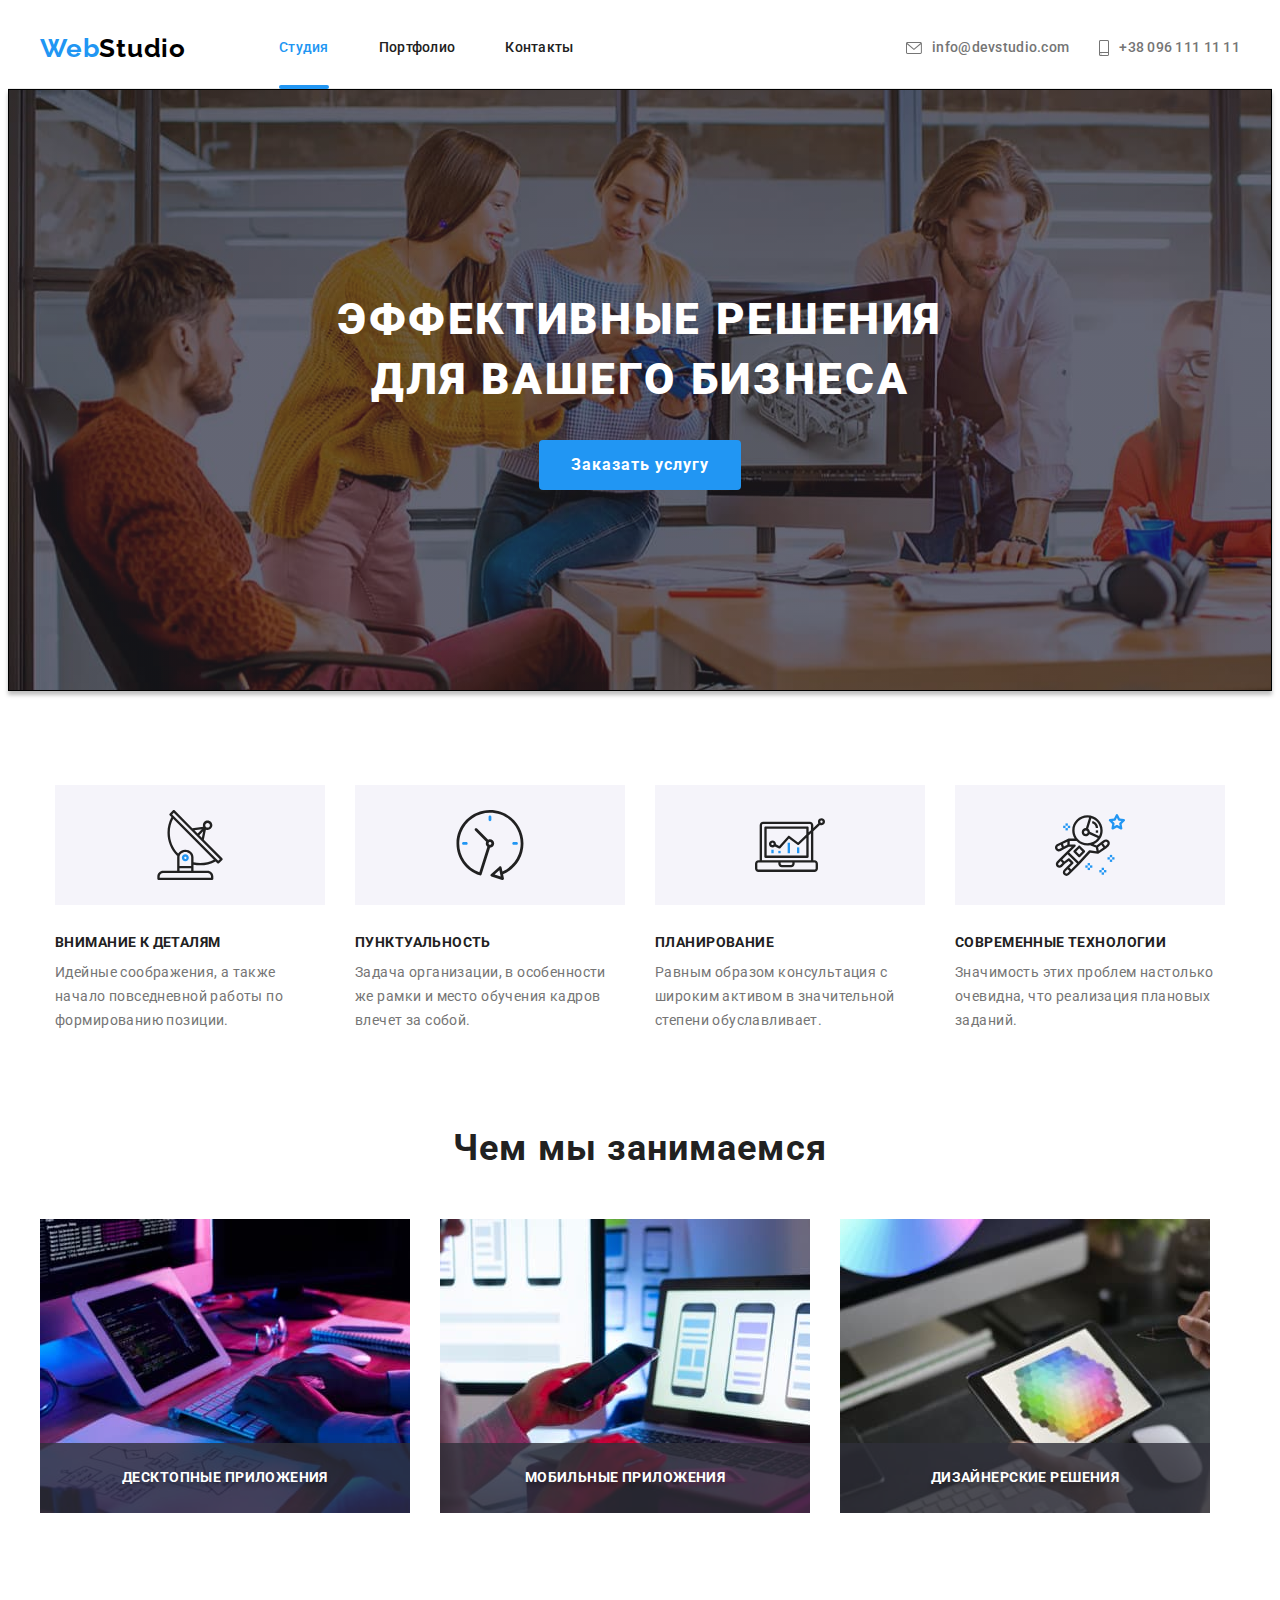
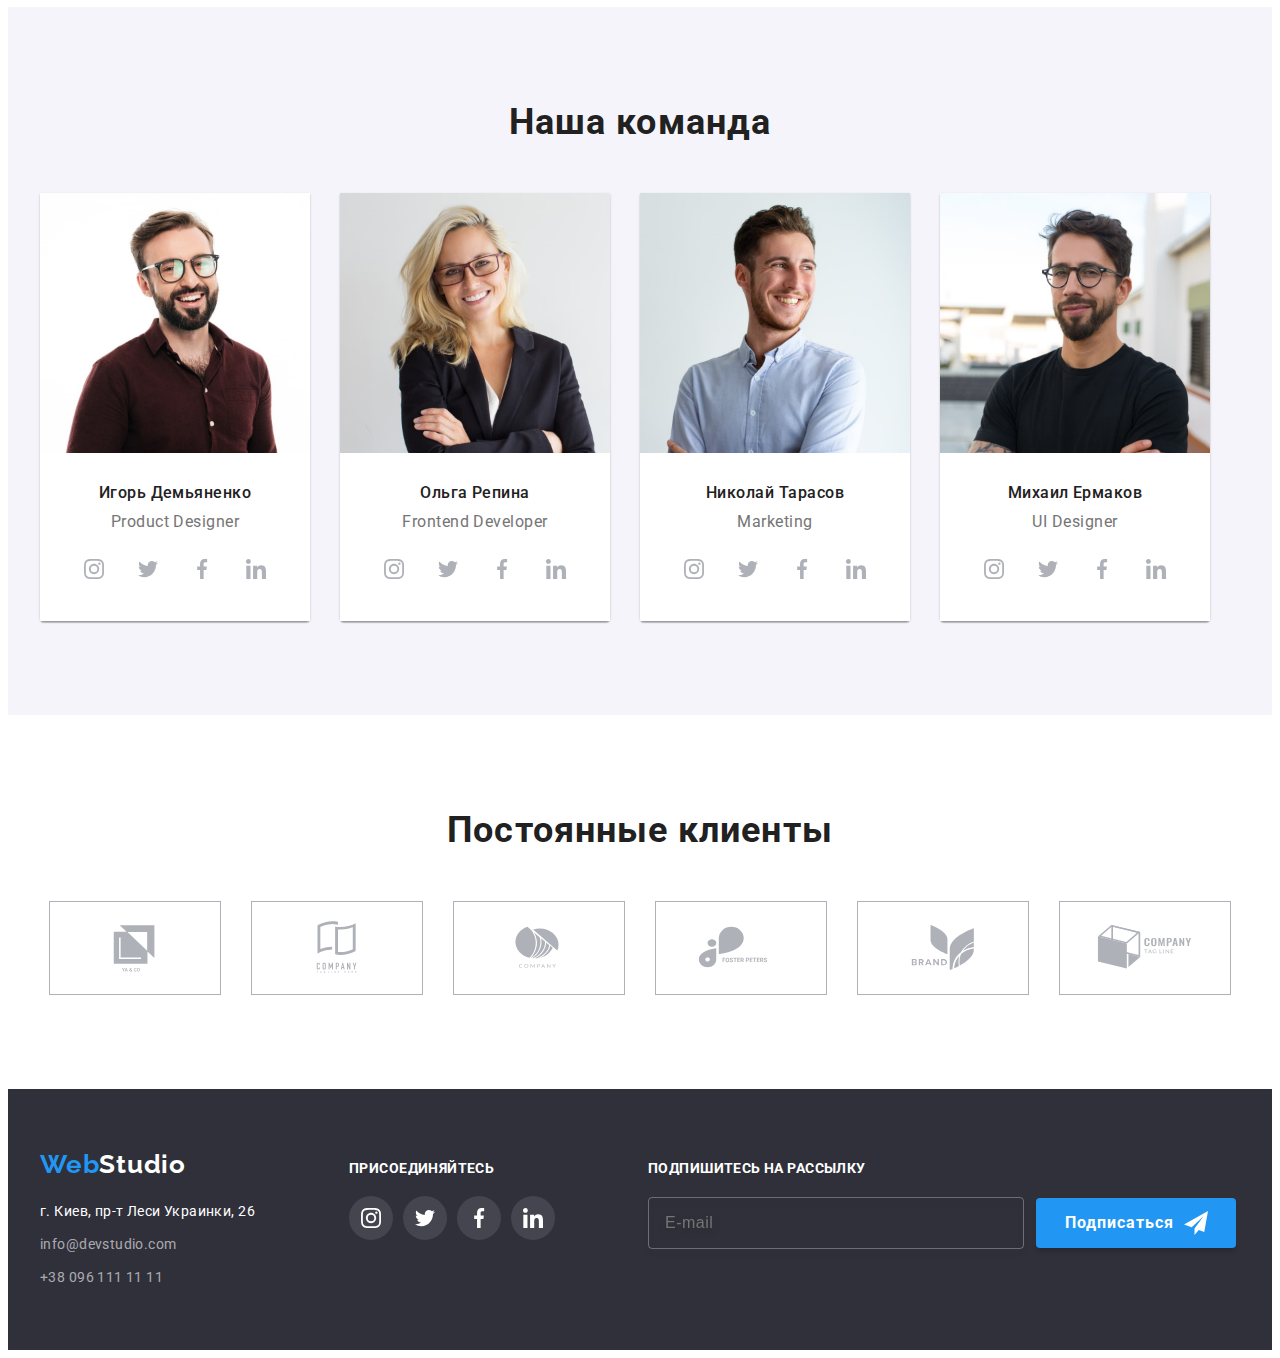
<file: index.html>
<!DOCTYPE html>
<html lang="ru">

<head>
    <meta charset="UTF-8" />
    <meta http-equiv="X-UA-Compatible" content="IE=edge" />
    <meta name="viewport" content="width=device-width, initial-scale=1.0" />
    <title>web studio</title>
    <link
        href="https://fonts.googleapis.com/css2?family=Montserrat:wght@400;700&family=Raleway:wght@700&family=Roboto:wght@400;500;700;900&display=swap"
        rel="stylesheet" />
    <link rel="stylesheet" href="https://cdnjs.cloudflare.com/ajax/libs/modern-normalize/1.1.0/modern-normalize.min.css"
        integrity="sha512-wpPYUAdjBVSE4KJnH1VR1HeZfpl1ub8YT/NKx4PuQ5NmX2tKuGu6U/JRp5y+Y8XG2tV+wKQpNHVUX03MfMFn9Q=="
        crossorigin="anonymous" referrerpolicy="no-referrer" />
    <link rel="stylesheet" href="./css/styles.css" />
</head>

<body>
    <!--Шапка-->
    <header class="header">
        <div class="container header-container">
            <a class="logo" href="./index.html">Web<span class="logo-link">Studio</span> </a>
            <nav class="main-nav">
                <ul class="nav-list list">
                    <li class="item navigation-item">
                        <a href="./index.html" class="current nav-link">Студия</a>
                    </li>
                    <li class="item navigation-item">
                        <a href="./portfolio.html" class="nav-link">Портфолио</a>
                    </li>
                    <li class="item navigation-item"><a href="#address" class="nav-link">Контакты</a></li>
                </ul>
            </nav>
            <ul class="contact-list list">
                <li class="item item-nav">
                    <a href="mailto:info@devstudio.com" class="mail link">
                        <svg class="contact-icon" width="16" height="12">
                            <use href="./images/icons.svg#icon-envelope"></use>
                        </svg>
                        info@devstudio.com</a>
                </li>
                <li class="item item-nav">
                    <a href="tel:+380961111111" class="phone link">
                        <svg class="contact-icon" width="10" height="16">
                            <use href="./images/icons.svg#icon-smartphone"></use>
                        </svg>
                        +38 096 111 11 11</a>
                </li>
            </ul>
        </div>
    </header>
    <!--Основний контент-->
    <main>
        <!-- hero -->
        <section class="hero">
            <div class="container">
                <h1 class="hero-title">Эффективные решения для вашего бизнеса</h1>
                <button type="button" class="hero-btn" data-modal-open>Заказать услугу</button>
            </div>
            <div class="is-hidden backdrop" data-modal>
                <div class="modal">
                    <button type="button" class="btn-close" data-modal-close>
                        <svg class="icon-close">
                            <use href="./images/icons.svg#icon-close"></use>
                        </svg>
                    </button>
                    <div class="div-box">
                        <b class="modal-title-form">Оставьте свои данные, мы вам перезвоним</b>
                        <form class="form-user-data">
                            <label class="form-label-group"><span class="form-modal-lable">Имя</span>
                                <input class="form-input" type="text" name="user-name" minlength="3" placeholder=" "
                                    required />
                                <svg class="modal-form-svg" width="18px" height="18px">
                                    <use href="./images/icons.svg#icon-person-black"></use>
                                </svg>
                            </label>

                            <label class="form-label-group"><span class="form-modal-lable">Телефон</span>
                                <input class="form-input" type="tel" name="user-phone" required />
                                <svg class="modal-form-svg" width="18px" height="18px">
                                    <use href="./images/icons.svg#icon-phone-black"></use>
                                </svg>
                            </label>

                            <label class="form-label-group"><span class="form-modal-lable">Почта</span>
                                <input class="form-input" type="email" name="user-mail" placeholder=" " required />
                                <svg class="modal-form-svg" width="18px" height="18px">
                                    <use href="./images/icons.svg#icon-email-black"></use>
                                </svg>
                            </label>

                            <label class="form-comment-group">
                                <span class="form-modal-lable">Комментарий</span>
                                <textarea class="form-message" name="user-message" cols="30" rows="6"
                                    placeholder="Введите текст"></textarea>
                            </label>
                            <label class="form-policy-group">
                                <input class="checkbox visually-hidden" type="checkbox" tabindex="-1" id="chk1-label" />
                                <span class="custom-checkbox" tabindex="0" role="checkbox" aria-checked="false"
                                    aria-labelledby="chk1-label">
                                    <svg class="custom-checkbox-icon" width="16" height="15">
                                        <use href="./images/icons.svg#icon-check"></use>
                                    </svg>

                                </span>

                                <span class="form-policy-desc">Соглашаюсь с рассылкой и принимаю
                                    <a class="form-policy-link" href="">Условия договора</a>
                                </span>
                            </label>
                            <button class="form-send-btn" type="submit">Отправить</button>
                        </form>
                    </div>
                </div>
            </div>
        </section>
        <!--Особенности-->
        <section class="section">
            <div class="container">
                <h2 class="visually-hidden">Преимущества</h2>
                <ul class="list advantages-list">
                    <li class="item navi-item">
                        <div class="advantages">
                            <svg class="icon-advantages" width="70" height="70">
                                <use href="./images/icons.svg#icon-antenna"></use>
                            </svg>
                        </div>
                        <h3 class="title">Внимание к деталям</h3>
                        <p class="text">
                            Идейные соображения, а также начало повседневной работы по формированию позиции.
                        </p>
                    </li>
                    <li class="item navi-item">
                        <div class="advantages">
                            <svg class="icon-advantages" width="70" height="70">
                                <use href="./images/icons.svg#icon-clock"></use>
                            </svg>
                        </div>
                        <h3 class="title">Пунктуальность</h3>
                        <p class="text">
                            Задача организации, в особенности же рамки и место обучения кадров влечет за собой.
                        </p>
                    </li>
                    <li class="item navi-item">
                        <div class="advantages">
                            <svg class="icon-advantages" width="70" height="70">
                                <use href="./images/icons.svg#icon-diagram"></use>
                            </svg>
                        </div>
                        <h3 class="title">Планирование</h3>
                        <p class="text">
                            Равным образом консультация с широким активом в значительной степени обуславливает.
                        </p>
                    </li>
                    <li class="item navi-item">
                        <div class="advantages">
                            <svg class="icon-advantages" width="70" height="70">
                                <use href="./images/icons.svg#icon-astronaut"></use>
                            </svg>
                        </div>
                        <h3 class="title">Современные технологии</h3>
                        <p class="text">
                            Значимость этих проблем настолько очевидна, что реализация плановых заданий.
                        </p>
                    </li>
                </ul>
            </div>
        </section>
        <!--Чем мы занимаемся-->
        <section class="section examples">
            <div class="container">
                <h2 class="heading">Чем мы занимаемся</h2>
                <ul class="list examples-list">
                    <li class="item examples-item">
                        <div class="examples-box">
                            <img class="examples-img" src="images/what-we-do/1.jpg" alt="работа на планшете" width="370"
                                height="294" />

                            <h3 class="examples-title">Десктопные приложения</h3>
                        </div>
                    </li>
                    <li class="item examples-item">
                        <div class="examples-box">
                            <img class="examples-img" src="images/what-we-do/2.jpg" alt="работа на телефоне" width="370"
                                height="294" />

                            <h3 class="examples-title">Мобильные приложения</h3>
                        </div>
                    </li>
                    <li class="item examples-item">
                        <div class="examples-box">
                            <img class="examples-img" src="images/what-we-do/3.jpg" alt="работа с графикой" width="370"
                                height="294" />

                            <h3 class="examples-title">Дизайнерские решения</h3>
                        </div>
                    </li>
                </ul>
            </div>
        </section>
        <!--Наша команда-->
        <section class="our-team section">
            <div class="container">
                <h2 class="heading">Наша команда</h2>
                <ul class="list team-list">
                    <li class="item team-item">
                        <img class="img-item" src="images/our-team/1-1.jpg" alt="фото Игорь Демьяненко" width="270"
                            height="260" />
                        <div class="team-description">
                            <h3 class="title-list">Игорь Демьяненко</h3>
                            <p class="text-job">Product Designer</p>
                            <ul class="socials-list list">
                                <li class="socials-item">
                                    <a class="socials-link" href="" target="_blank" rel="noopenre noreferrer"
                                        aria-label="иконка Instagram"><svg class="socials-icon" width="20" height="20">
                                            <use href="./images/icons.svg#icon-instagram"></use>
                                        </svg></a>
                                </li>
                                <li class="socials-item">
                                    <a class="socials-link" href="" target="_blank" rel="noopenre noreferrer"
                                        aria-label="иконка Twitter"><svg class="socials-icon" width="20" height="20">
                                            <use href="./images/icons.svg#icon-twitter"></use>
                                        </svg></a>
                                </li>
                                <li class="socials-item">
                                    <a class="socials-link" href="" target="_blank" rel="noopenre noreferrer"
                                        aria-label="иконка Facebook"><svg class="socials-icon" width="20" height="20">
                                            <use href="./images/icons.svg#icon-facebook"></use>
                                        </svg></a>
                                </li>
                                <li class="socials-item">
                                    <a class="socials-link" href="" target="_blank" rel="noopenre noreferrer"
                                        aria-label="иконка Linkedin"><svg class="socials-icon" width="20" height="20">
                                            <use href="./images/icons.svg#icon-linkedin"></use>
                                        </svg></a>
                                </li>
                            </ul>
                        </div>
                    </li>
                    <li class="item team-item">
                        <img class="img-item" src="images/our-team/1-2.jpg" alt="фото Ольга Репина" width="270"
                            height="260" />
                        <div class="team-description">
                            <h3 class="title-list">Ольга Репина</h3>
                            <p class="text-job">Frontend Developer</p>
                            <ul class="socials-list list">
                                <li class="socials-item">
                                    <a class="socials-link" href="" target="_blank" rel="noopenre noreferrer"
                                        aria-label="иконка Instagram"><svg class="socials-icon" width="20" height="20">
                                            <use href="./images/icons.svg#icon-instagram"></use>
                                        </svg></a>
                                </li>
                                <li class="socials-item">
                                    <a class="socials-link" href="" target="_blank" rel="noopenre noreferrer"
                                        aria-label="иконка Twitter"><svg class="socials-icon" width="20" height="20">
                                            <use href="./images/icons.svg#icon-twitter"></use>
                                        </svg></a>
                                </li>
                                <li class="socials-item">
                                    <a class="socials-link" href="" target="_blank" rel="noopenre noreferrer"
                                        aria-label="иконка Facebook"><svg class="socials-icon" width="20" height="20">
                                            <use href="./images/icons.svg#icon-facebook"></use>
                                        </svg></a>
                                </li>
                                <li class="socials-item">
                                    <a class="socials-link" href="" target="_blank" rel="noopenre noreferrer"
                                        aria-label="иконка Linkedin"><svg class="socials-icon" width="20" height="20">
                                            <use href="./images/icons.svg#icon-linkedin"></use>
                                        </svg></a>
                                </li>
                            </ul>
                        </div>
                    </li>
                    <li class="item team-item">
                        <img class="img-item" src="images/our-team/1-3.jpg" alt="фото Николай Тарасов" width="270"
                            height="260" />
                        <div class="team-description">
                            <h3 class="title-list">Николай Тарасов</h3>
                            <p class="text-job">Marketing</p>
                            <ul class="socials-list list">
                                <li class="socials-item">
                                    <a class="socials-link" href="" target="_blank" rel="noopenre noreferrer"
                                        aria-label="иконка Instagram"><svg class="socials-icon" width="20" height="20">
                                            <use href="./images/icons.svg#icon-instagram"></use>
                                        </svg></a>
                                </li>
                                <li class="socials-item">
                                    <a class="socials-link" href="" target="_blank" rel="noopenre noreferrer"
                                        aria-label="иконка Twitter"><svg class="socials-icon" width="20" height="20">
                                            <use href="./images/icons.svg#icon-twitter"></use>
                                        </svg></a>
                                </li>
                                <li class="socials-item">
                                    <a class="socials-link" href="" target="_blank" rel="noopenre noreferrer"
                                        aria-label="иконка Facebook"><svg class="socials-icon" width="20" height="20">
                                            <use href="./images/icons.svg#icon-facebook"></use>
                                        </svg></a>
                                </li>
                                <li class="socials-item">
                                    <a class="socials-link" href="" target="_blank" rel="noopenre noreferrer"
                                        aria-label="иконка Linkedin"><svg class="socials-icon" width="20" height="20">
                                            <use href="./images/icons.svg#icon-linkedin"></use>
                                        </svg></a>
                                </li>
                            </ul>
                        </div>
                    </li>
                    <li class="item team-item">
                        <img class="img-item" src="images/our-team/1-4.jpg" alt="фото Михаил Ермаков" width="270"
                            height="260" />
                        <div class="team-description">
                            <h3 class="title-list">Михаил Ермаков</h3>
                            <p class="text-job">UI Designer</p>
                            <ul class="socials-list list">
                                <li class="socials-item">
                                    <a class="socials-link" href="" target="_blank" rel="noopenre noreferrer"
                                        aria-label="иконка Instagram"><svg class="socials-icon" width="20" height="20">
                                            <use href="./images/icons.svg#icon-instagram"></use>
                                        </svg></a>
                                </li>
                                <li class="socials-item">
                                    <a class="socials-link" href="" target="_blank" rel="noopenre noreferrer"
                                        aria-label="иконка Twitter"><svg class="socials-icon" width="20" height="20">
                                            <use href="./images/icons.svg#icon-twitter"></use>
                                        </svg></a>
                                </li>
                                <li class="socials-item">
                                    <a class="socials-link" href="" target="_blank" rel="noopenre noreferrer"
                                        aria-label="иконка Facebook"><svg class="socials-icon" width="20" height="20">
                                            <use href="./images/icons.svg#icon-facebook"></use>
                                        </svg></a>
                                </li>
                                <li class="socials-item">
                                    <a class="socials-link" href="" target="_blank" rel="noopenre noreferrer"
                                        aria-label="иконка Linkedin"><svg class="socials-icon" width="20" height="20">
                                            <use href="./images/icons.svg#icon-linkedin"></use>
                                        </svg></a>
                                </li>
                            </ul>
                        </div>
                    </li>
                </ul>
            </div>
        </section>
        <!--OUR clients-->
        <section class="clients section">
            <div class="container">
                <h2 class="heading">Постоянные клиенты</h2>
                <ul class="client-list list">
                    <li class="client-item">
                        <a class="clien-link" href="">
                            <svg class="client-icon" width="106" height="60">
                                <use href="./images/icons.svg#icon-Logo"></use>
                            </svg>
                        </a>
                    </li>
                    <li class="client-item">
                        <a class="clien-link" href="">
                            <svg class="client-icon" width="106" height="60">
                                <use href="./images/icons.svg#icon-Logo1"></use>
                            </svg>
                        </a>
                    </li>
                    <li class="client-item">
                        <a class="clien-link" href="">
                            <svg class="client-icon" width="106" height="60">
                                <use href="./images/icons.svg#icon-Logo2"></use>
                            </svg>
                        </a>
                    </li>
                    <li class="client-item">
                        <a class="clien-link" href="">
                            <svg class="client-icon" width="106" height="60">
                                <use href="./images/icons.svg#icon-Logo3"></use>
                            </svg>
                        </a>
                    </li>
                    <li class="client-item">
                        <a class="clien-link" href="">
                            <svg class="client-icon" width="106" height="60">
                                <use href="./images/icons.svg#icon-Logo4"></use>
                            </svg>
                        </a>
                    </li>
                    <li class="client-item">
                        <a class="clien-link" href="">
                            <svg class="client-icon" width="106" height="60">
                                <use href="./images/icons.svg#icon-Logo5"></use>
                            </svg>
                        </a>
                    </li>
                </ul>
            </div>
        </section>
    </main>
    <!--Футер-->
    <footer class="footer">
        <div class="container footer-flex">
            <div class="adress">
                <a href="./index.html" class="logo footer-link">Web<span class="logo-footer">Studio</span></a>
                <address id="address">
                    <p class="address">г. Киев, пр-т Леси Украинки, 26</p>
                    <ul class="list">
                        <li class="item footer-item">
                            <a href="mailto:info@devstudio.com" class="link footer-mail">info@devstudio.com</a>
                        </li>
                        <li class="item footer-item">
                            <a href="tel:+380961111111" class="link footer-phone">+38 096 111 11 11</a>
                        </li>
                    </ul>
                </address>
            </div>

            <div class="social-div">
                <h3 class="social-title">присоединяйтесь</h3>
                <ul class="social-list list">
                    <li class="social-item">
                        <a class="social-link" href="">
                            <svg class="social-icon" width="20" height="20">
                                <use href="./images/icons.svg#icon-instagram"></use>
                            </svg>
                        </a>
                    </li>
                    <li class="social-item">
                        <a class="social-link" href="">
                            <svg class="social-icon" width="20" height="20">
                                <use href="./images/icons.svg#icon-twitter"></use>
                            </svg>
                        </a>
                    </li>
                    <li class="social-item">
                        <a class="social-link" href="">
                            <svg class="social-icon" width="20" height="20">
                                <use href="./images/icons.svg#icon-facebook"></use>
                            </svg>
                        </a>
                    </li>
                    <li class="social-item">
                        <a class="social-link" href="">
                            <svg class="social-icon" width="20" height="20">
                                <use href="./images/icons.svg#icon-linkedin"></use>
                            </svg>
                        </a>
                    </li>
                </ul>
            </div>
            <div>
                <h3 class="subscribe-title">Подпишитесь на рассылку</h3>
                <form class="form-sub">
                    <input class="subscribe-input" type="email" name="mail" placeholder="E-mail" required />
                    <button class="subscribe-btn" type="submit">
                        Подписаться
                        <svg class="subscribe-svg" width="24px" height="24px">
                            <use href="./images/icons.svg#icon-icon-send"></use>
                        </svg>
                    </button>
                </form>
            </div>
        </div>
    </footer>
    <script src="./js/modal.js"></script>
</body>

</html>
</file>
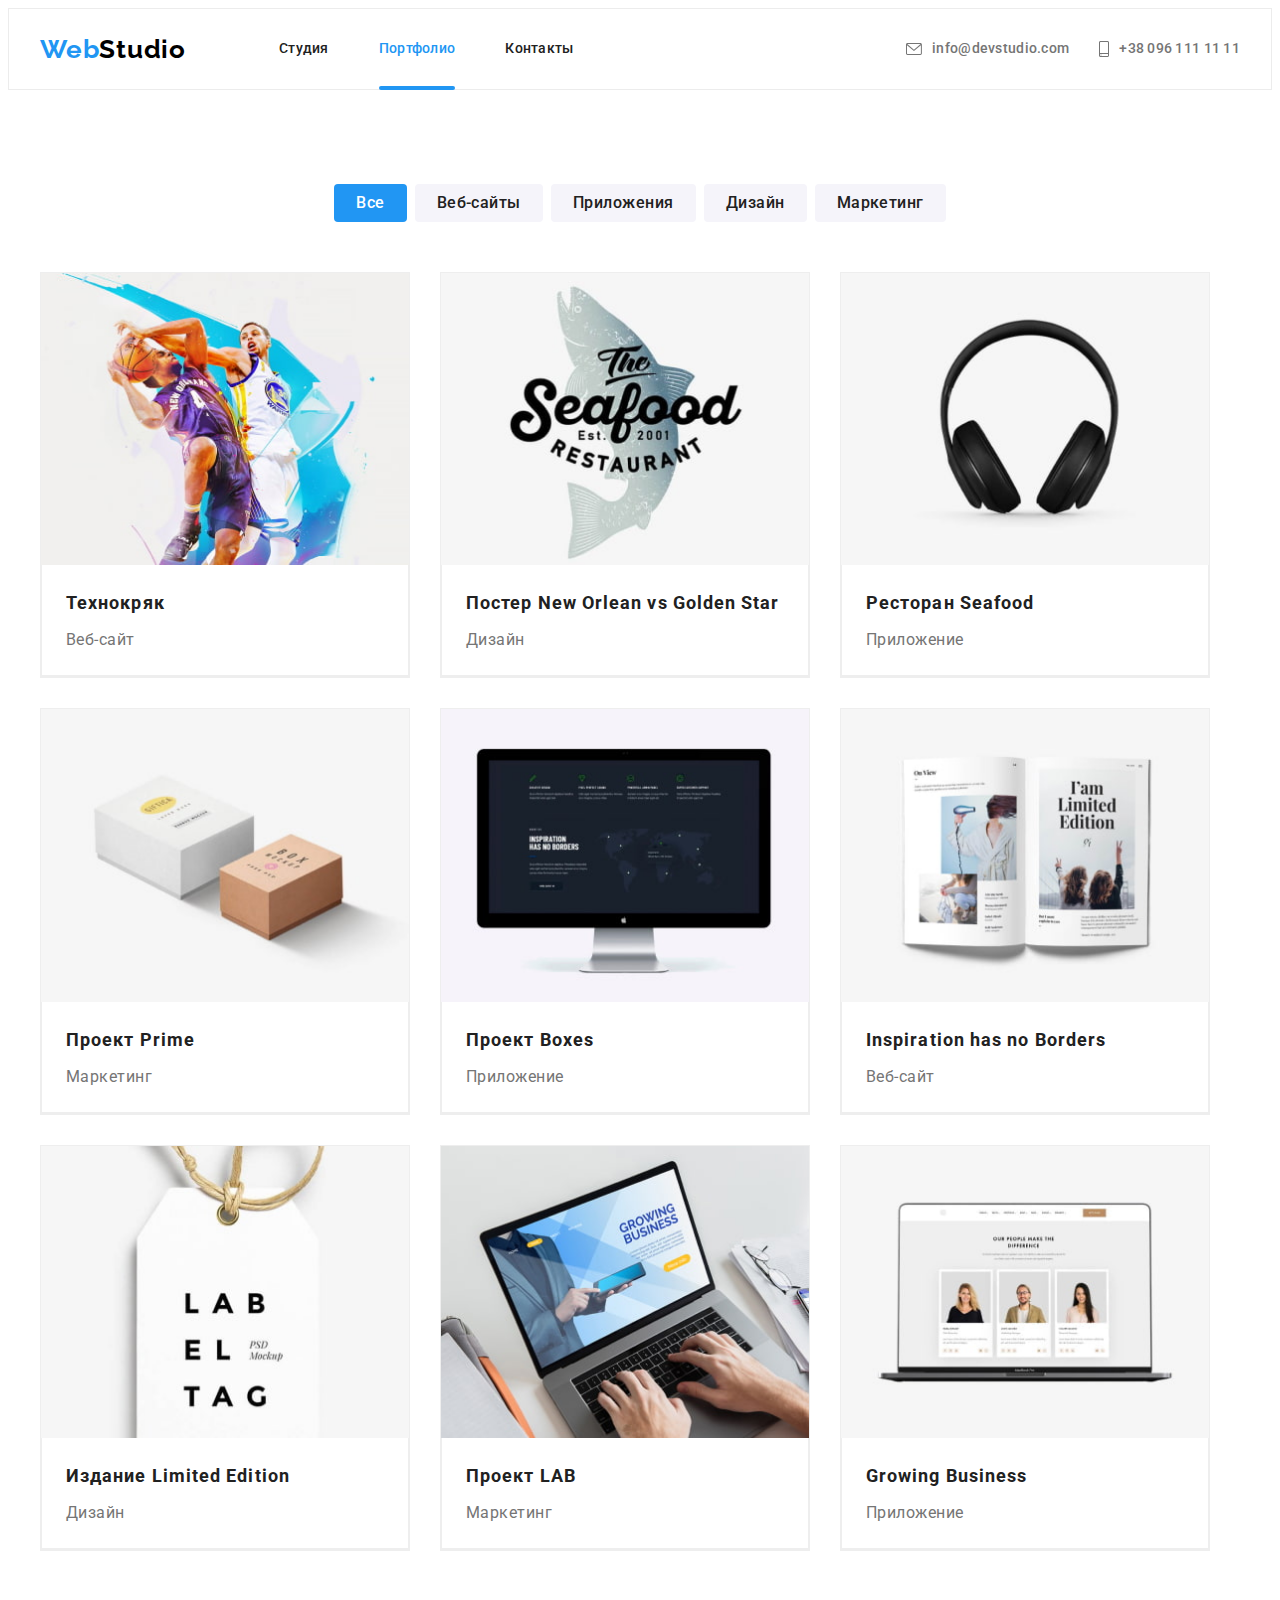
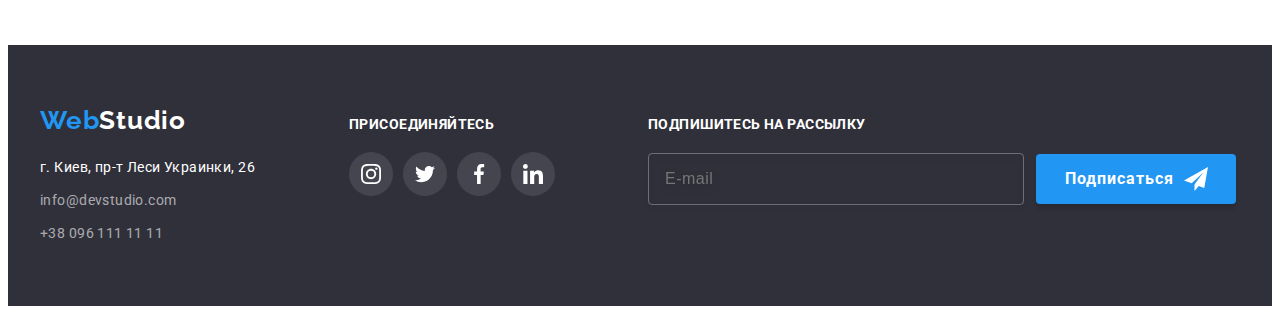
<file: portfolio.html>
<!DOCTYPE html>
<html lang="ru">

<head>
    <meta charset="UTF-8" />
    <meta http-equiv="X-UA-Compatible" content="IE=edge" />
    <meta name="viewport" content="width=device-width, initial-scale=1.0" />
    <title>Portfolio</title>
    <link rel="preconnect" href="https://fonts.googleapis.com" />
    <link rel="preconnect" href="https://fonts.gstatic.com" crossorigin />
    <link
        href="https://fonts.googleapis.com/css2?family=Raleway:wght@700&family=Roboto:wght@400;500;700;900&display=swap"
        rel="stylesheet" />
    <link rel="stylesheet" href="https://cdnjs.cloudflare.com/ajax/libs/modern-normalize/1.1.0/modern-normalize.min.css"
        integrity="sha512-wpPYUAdjBVSE4KJnH1VR1HeZfpl1ub8YT/NKx4PuQ5NmX2tKuGu6U/JRp5y+Y8XG2tV+wKQpNHVUX03MfMFn9Q=="
        crossorigin="anonymous" referrerpolicy="no-referrer" />
    <link rel="stylesheet" href="./css/styles.css" />
</head>

<body>
    <!--Шапка-->
    <!--Шапка-->
    <header class="header header-portfolio">
        <div class="container header-container">
            <a class="logo" href="./index.html">Web<span class="link logo-link">Studio</span> </a>
            <nav class="main-nav">
                <ul class="nav-list list">
                    <li class="item navigation-item">
                        <a href="./index.html" class="link nav-link">Студия</a>
                    </li>
                    <li class="item navigation-item">
                        <a href="./portfolio.html" class="current nav-link">Портфолио</a>
                    </li>
                    <li class="item navigation-item">
                        <a href="#address" class="link nav-link">Контакты</a>
                    </li>
                </ul>
            </nav>
            <ul class="contact-list list">
                <li class="item item-nav">
                    <a href="mailto:info@devstudio.com" class="mail link">
                        <svg class="contact-icon" width="16" height="12">
                            <use href="./images/icons.svg#icon-envelope"></use>
                        </svg>
                        info@devstudio.com</a>
                </li>
                <li class="item item-nav">
                    <a href="tel:+380961111111" class="phone link">
                        <svg class="contact-icon" width="10" height="16">
                            <use href="./images/icons.svg#icon-smartphone"></use>
                        </svg>
                        +38 096 111 11 11</a>
                </li>
            </ul>
        </div>
    </header>
    <main>
        <section class="section">
            <div class="container">
                <h1 class="visually-hidden">Наши проекты</h1>
                <ul class="list list-projects">
                    <li class="item item-projects">
                        <button type="button" class="button-act button">Все</button>
                    </li>
                    <li class="item item-projects">
                        <button type="button" class="button">Веб-сайты</button>
                    </li>
                    <li class="item item-projects">
                        <button type="button" class="button">Приложения</button>
                    </li>
                    <li class="item item-projects"><button type="button" class="button">Дизайн</button></li>
                    <li class="item item-projects">
                        <button type="button" class="button">Маркетинг</button>
                    </li>
                </ul>
                <ul class="list work-list">
                    <li class="item work-item">
                        <a href="" class="work-link link">
                            <div class="sub-overlay">
                                <img class="sub-img" src="./images/portfolio/bascket2.jpg" alt="открытый ноутбук"
                                    width="370" height="294" />
                                <div class="overlay">
                                    <p class="text-overlay">Ресурс предлагает комплексные предложения с разным уровнем
                                        функционала и сервисов. Все
                                        это позволит посетителю получить
                                        исчерпывающие сведения о компании или частном лице.</p>
                                </div>
                            </div>

                            <div class="sub-div">
                                <h3 class="subject">Технокряк</h3>
                                <p class="desc">Веб-сайт</p>
                            </div>
                        </a>

                    </li>
                    <li class="item work-item">
                        <a href="" class="work-link link">
                            <div class="sub-overlay">
                                <img class="sub-img" src="./images/portfolio/seafood3.jpg" alt="открытый ноутбук"
                                    width="370" height="294" />
                                <div class="overlay">
                                    <p class="text-overlay">Ресурс предлагает комплексные предложения с разным уровнем
                                        функционала и сервисов. Все
                                        это позволит посетителю получить
                                        исчерпывающие сведения о компании или частном лице.</p>
                                </div>
                            </div>
                            <div class="sub-div">
                                <h3 lang="en" class="subject">
                                    <span lang="ru">Постер</span> New Orlean vs Golden Star
                                </h3>
                                <p class="desc">Дизайн</p>
                            </div>
                        </a>
                    </li>
                    <li class="item work-item">
                        <a href="" class="work-link link">
                            <div class="sub-overlay">
                                <img class="sub-img" src="./images/portfolio/headphones4.jpg" alt="открытый ноутбук"
                                    width="370" height="294" />
                                <div class="overlay">
                                    <p class="text-overlay">Ресурс предлагает комплексные предложения с разным уровнем
                                        функционала и сервисов. Все
                                        это позволит посетителю получить
                                        исчерпывающие сведения о компании или частном лице.</p>
                                </div>
                            </div>
                            <div class="sub-div">
                                <h3 class="subject">Ресторан <span lang="en">Seafood</span></h3>
                                <p class="desc">Приложение</p>
                            </div>
                        </a>
                    </li>
                    <li class="item work-item">
                        <a href="" class="work-link link">
                            <div class="sub-overlay">
                                <img class="sub-img" src="./images/portfolio/box5.jpg" alt="открытый ноутбук"
                                    width="370" height="294" />
                                <div class="overlay">
                                    <p class="text-overlay">Ресурс предлагает комплексные предложения с разным уровнем
                                        функционала и сервисов. Все
                                        это позволит посетителю получить
                                        исчерпывающие сведения о компании или частном лице.</p>
                                </div>
                            </div>
                            <div class="sub-div">
                                <h3 class="subject">Проект Prime</h3>
                                <p class="desc">Маркетинг</p>
                            </div>
                        </a>
                    </li>
                    <li class="item work-item">
                        <a href="" class="work-link link">
                            <div class="sub-overlay">
                                <img class="sub-img" src="./images/portfolio/inspiration6.jpg" alt="открытый ноутбук"
                                    width="370" height="294" />
                                <div class="overlay">
                                    <p class="text-overlay">Ресурс предлагает комплексные предложения с разным уровнем
                                        функционала и сервисов. Все
                                        это позволит посетителю получить
                                        исчерпывающие сведения о компании или частном лице.</p>
                                </div>
                            </div>
                            <div class="sub-div">
                                <h3 class="subject">Проект <span lang="en">Boxes</span></h3>
                                <p class="desc">Приложение</p>
                            </div>
                        </a>
                    </li>
                    <li class="item work-item">
                        <a href="" class="work-link link">
                            <div class="sub-overlay">
                                <img class="sub-img" src="./images/portfolio/book7.jpg" alt="открытый ноутбук"
                                    width="370" height="294" />
                                <div class="overlay">
                                    <p class="text-overlay">Ресурс предлагает комплексные предложения с разным уровнем
                                        функционала и сервисов. Все
                                        это позволит посетителю получить
                                        исчерпывающие сведения о компании или частном лице.</p>
                                </div>
                            </div>
                            <div class="sub-div">
                                <h3 lang="en" class="subject">Inspiration has no Borders</h3>
                                <p class="desc">Веб-сайт</p>
                            </div>
                        </a>
                    </li>
                    <li class="item work-item">
                        <a href="" class="work-link link">
                            <div class="sub-overlay">
                                <img class="sub-img" src="./images/portfolio/labtag8.jpg" alt="открытый ноутбук"
                                    width="370" height="294" />
                                <div class="overlay">
                                    <p class="text-overlay">Ресурс предлагает комплексные предложения с разным уровнем
                                        функционала и сервисов. Все
                                        это позволит посетителю получить
                                        исчерпывающие сведения о компании или частном лице.</p>
                                </div>
                            </div>
                            <div class="sub-div">
                                <h3 class="subject">Издание <span lang="en">Limited Edition</span></h3>
                                <p class="desc">Дизайн</p>
                            </div>
                        </a>
                    </li>
                    <li class="item work-item">
                        <a href="" class="work-link link">
                            <div class="sub-overlay">
                                <img class="sub-img" src="./images/portfolio/crowing9.jpg" alt="открытый ноутбук"
                                    width="370" height="294" />
                                <div class="overlay">
                                    <p class="text-overlay">Ресурс предлагает комплексные предложения с разным уровнем
                                        функционала и сервисов. Все
                                        это позволит посетителю получить
                                        исчерпывающие сведения о компании или частном лице.</p>
                                </div>
                            </div>
                            <div class="sub-div">
                                <h3 class="subject">Проект LAB</h3>
                                <p class="desc">Маркетинг</p>
                            </div>
                        </a>
                    </li>
                    <li class="item work-item">
                        <a href="" class="work-link link">
                            <div class="sub-overlay">
                                <img class="sub-img" src="./images/portfolio/laptopcard1.jpg" alt="открытый ноутбук"
                                    width="370" height="294" />
                                <div class="overlay">
                                    <p class="text-overlay">Ресурс предлагает комплексные предложения с разным уровнем
                                        функционала и сервисов. Все
                                        это позволит посетителю получить
                                        исчерпывающие сведения о компании или частном лице.</p>
                                </div>
                            </div>
                            <div class="sub-div">
                                <h3 lang="en" class="subject">Growing Business</h3>
                                <p class="desc">Приложение</p>
                            </div>
                        </a>
                    </li>
                </ul>
            </div>
        </section>
    </main>
    <!--Футер-->
    <footer class="footer">
        <div class="container footer-flex">
            <div class="adress">
                <a href="./index.html" class="logo footer-link">Web<span class="logo-footer">Studio</span></a>
                <address id="address">
                    <p class="address">г. Киев, пр-т Леси Украинки, 26</p>
                    <ul class="list">
                        <li class="item footer-item">
                            <a href="mailto:info@devstudio.com" class="link footer-mail">info@devstudio.com</a>
                        </li>
                        <li class="item footer-item">
                            <a href="tel:+380961111111" class="link footer-phone">+38 096 111 11 11</a>
                        </li>
                    </ul>
                </address>
            </div>

            <div class="social-div">
                <h3 class="social-title">присоединяйтесь</h3>
                <ul class="social-list list">
                    <li class="social-item">
                        <a class="social-link" href="">
                            <svg class="social-icon" width="20" height="20">
                                <use href="./images/icons.svg#icon-instagram"></use>
                            </svg>
                        </a>
                    </li>
                    <li class="social-item">
                        <a class="social-link" href="">
                            <svg class="social-icon" width="20" height="20">
                                <use href="./images/icons.svg#icon-twitter"></use>
                            </svg>
                        </a>
                    </li>
                    <li class="social-item">
                        <a class="social-link" href="">
                            <svg class="social-icon" width="20" height="20">
                                <use href="./images/icons.svg#icon-facebook"></use>
                            </svg>
                        </a>
                    </li>
                    <li class="social-item">
                        <a class="social-link" href="">
                            <svg class="social-icon" width="20" height="20">
                                <use href="./images/icons.svg#icon-linkedin"></use>
                            </svg>
                        </a>
                    </li>
                </ul>
            </div>
            <div>
                <h3 class="subscribe-title">Подпишитесь на рассылку</h3>
                <form class="form-sub">
                    <label><input class="subscribe-input" type="email" name="mail" placeholder="E-mail"
                            required /></label>
                    <button class="subscribe-btn" type="submit">
                        Подписаться
                        <svg class="subscribe-svg" width="24px" height="24px">
                            <use href="./images/icons.svg#icon-icon-send"></use>
                        </svg>
                    </button>
                </form>
            </div>
        </div>
    </footer>
</body>

</html>
</file>
<file: css/styles.css>
:root {
  --main-fotn: 'roboto', sans-serif;
  --secondary-font: 'raleway', sans-serif;
  --prymary-text-color: #757575;
  --title-text-color: #212121;
  --accent-color: #2196f3;
  --logo-color: #000000;
  --buuton-text-color: #ffffff;
  --main-bg-color: #e5e5e5;
  --secondary-bg-color: #2f303a;
  --our-team-bg-color: #f5f4fa;
  --border-header-portfolio: #ececec;
  --socials-icon-color: #afb1b8;

  --box-shadow: 0px 1px 3px rgba(0, 0, 0, 0.12), 0px 1px 1px rgba(0, 0, 0, 0.14),
    0px 2px 1px rgba(0, 0, 0, 0.2);
  --portfolio-box-shadow: 0px 1px 1px rgba(0, 0, 0, 0.12), 0px 4px 4px rgba(0, 0, 0, 0.06),
    1px 4px 6px rgba(0, 0, 0, 0.16);
  --button-shadow: 0px 3px 1px rgba(0, 0, 0, 0.1), 0px 1px 2px rgba(0, 0, 0, 0.08),
    0px 2px 2px rgba(0, 0, 0, 0.12);

  --transition-duration: 250ms;
  --transition-timing-function: cubic-bezier(0.4, 0, 0.2, 1);
}
html {
  scroll-behavior: smooth;
}
body {
  font-family: var(--main-fotn);
  font-size: 14px;
  line-height: 1.71;
  letter-spacing: 0.03em;
  color: var(--prymary-text-color);
}

.visually-hidden {
  position: absolute;
  width: 1px;
  height: 1px;
  margin: -1px;
  border: 0;
  padding: 0;
  white-space: nowrap;
  clip-path: inset(100%);
  clip: rect(0 0 0 0);
  overflow: hidden;
}

.section {
  padding-top: 94px;
  padding-bottom: 94px;
}
.link,
.nav-link {
  text-decoration: none;
  color: currentColor;
  font-family: inherit;
  font-style: normal;
}

.list {
  list-style: none;
  padding: 0;
  margin: 0;
}
img {
  display: block;
  max-width: 100%;
  height: auto;
}
h1,
h2,
h3,
h4,
h5,
h6,
p,
ul {
  margin: 0;
}
.container {
  width: 1200px;

  padding-left: 15px;
  padding-right: 15px;

  margin-left: auto;
  margin-right: auto;
}

/* ============Header============= */
.header {
  border-bottom: 1px solid #ececec;
}
.header-container {
  display: flex;
  align-items: center;
}
.logo {
  font-family: var(--secondary-font);
  font-weight: 700;
  font-size: 26px;
  line-height: 1.19;
  letter-spacing: 0.03em;

  margin-right: 93px;

  color: var(--accent-color);
  text-decoration: none;
}
.logo-link {
  color: var(--logo-color);
}

.nav-list {
  display: flex;
  align-items: center;

  font-weight: 500;
  font-size: 14px;
  line-height: 1.14;
  letter-spacing: 0.02em;
  color: var(--title-text-color);
  list-style: none;
}
.navigation-item:not(:last-child) {
  margin-right: 50px;
}

.nav-link:hover,
.nav-link:focus {
  color: var(--accent-color);
}
.current:hover,
.current:focus {
  color: #188ce8;
}
.current {
  color: var(--accent-color);
}

.nav-link.current::after {
  content: '';
  position: absolute;
  bottom: -1px;
  left: 0;
  height: 4px;
  border-radius: 2px;
  width: 100%;
  background-color: var(--accent-color);
}

.nav-link {
  display: block;
  padding-top: 32px;
  padding-bottom: 32px;
  position: relative;
  transition-property: color;
  transition-duration: var(--transition-duration);
  transition-timing-function: var(--transition-timing-function);
}
.contact-list {
  margin-left: auto;
}

.mail {
  padding-top: 32px;
  padding-bottom: 32px;

  font-weight: 500;
  font-size: 14px;
  line-height: 1.14;
  letter-spacing: 0.02em;
  color: var(--prymary-text-color);
}

.phone {
  padding-top: 32px;
  padding-bottom: 32px;

  font-weight: 500;
  font-size: 14px;
  line-height: 1.14;
  letter-spacing: 0.02em;
  color: var(--prymary-text-color);
}
.footer-mail:hover,
.footer-mail:focus,
.mail:hover,
.mail:focus {
  color: var(--accent-color);
}

.footer-phone:hover,
.footer-phone:focus,
.phone:hover,
.phone:focus {
  color: var(--accent-color);
}
.item-nav:first-child {
  margin-right: 30px;
}
/* icon-header */

.contact-icon {
  margin-right: 10px;
  fill: currentColor;
}
.phone,
.mail {
  display: flex;
  align-items: center;
  transition: color var(--transition-duration) var(--transition-timing-function);
}

.contact-list {
  display: flex;
  align-items: center;
}
/* =================hero================ */
.hero {
  padding-top: 200px;
  padding-bottom: 200px;
  background-color: var(--secondary-bg-color);
  background-image: linear-gradient(rgba(47, 48, 58, 0.4), rgba(47, 48, 58, 0.4)),
    url(../images/icon-bg/bg-hero.jpg);
  border: 1px solid #000000;
  box-shadow: 0px 4px 4px rgba(0, 0, 0, 0.25);
  max-width: 1600px;

  margin-left: auto;
  margin-right: auto;
}
.hero-title {
  width: 696px;
  margin-left: auto;
  margin-right: auto;

  margin-bottom: 30px;

  color: var(--buuton-text-color);
  font-weight: 900;
  font-size: 44px;
  line-height: 1.36;
  text-align: center;
  letter-spacing: 0.06em;
  text-transform: uppercase;
}
.hero-btn,
.button,
.button-act,
.form-send-btn,
.subscribe-btn {
  font-family: inherit;
  color: currentColor;
  cursor: pointer;
  transition-property: background-color, box-shadow;
  transition-duration: var(--transition-duration);
  transition-timing-function: var(--transition-timing-function);
}
.hero-btn {
  display: block;
  margin-left: auto;
  margin-right: auto;
  padding: 10px 32px;
  min-width: 200px;
  max-width: 240px;

  background-color: var(--accent-color);
  color: var(--buuton-text-color);
  font-weight: 700;
  font-size: 16px;
  line-height: 1.88;

  text-align: center;
  letter-spacing: 0.06em;
  border-radius: 4px;
  border: none;
}
.hero-btn:hover,
.hero-btn:focus,
.form-send-btn:hover,
.form-send-btn:focus,
.subscribe-btn:hover,
.subscribe-btn:focus {
  background-color: #188ce8;
  box-shadow: var(--button-shadow);
}
.hero-btn:focus {
  background-color: var(--accent-color);
}

/* ----модальне вікно------ */
.backdrop {
  position: fixed;
  top: 0;
  left: 0;
  width: 100%;
  height: 100%;
  background-color: rgba(0, 0, 0, 0.2);
  z-index: 2;
  transition-property: opacity;
  transition-duration: 500ms;
  transition-timing-function: var(--transition-timing-function);
  box-shadow: var(--box-shadow);
}
.backdrop.is-hidden {
  opacity: 0;
  pointer-events: none;

  box-shadow: var(--box-shadow);
}

.modal {
  position: absolute;
  top: 50%;
  left: 50%;

  transform: translate(-50%, -50%);
  width: 528px;
  max-height: 581px;

  background-color: #fff;
  box-shadow: 0px 1px 3px rgba(0, 0, 0, 0.12), 0px 1px 1px rgba(0, 0, 0, 0.14),
    0px 2px 1px rgba(0, 0, 0, 0.2);
  border-radius: 4px;
  transition: transform 500ms var(--transition-timing-function),
    opacity 500ms var(--transition-timing-function);
}
.backdrop.is-hidden .modal {
  transform: translate(-50%, -50%) scale(0.2);
  opacity: 0;
}

/* кінцевий стан елемента після анімації */
.backdrop .modal {
  transform: translate(-50%, -50%) scale(1);
  opacity: 1;
}
.btn-close {
  position: absolute;
  left: 490px;
  display: flex;
  align-items: center;
  justify-content: center;
  margin-top: 8px;
  margin-left: auto;
  margin-right: 8px;
  width: 30px;
  height: 30px;
  background-color: #fff;
  border-radius: 50%;
  border-color: rgba(0, 0, 0, 0.1);
  transition: fill var(--transition-duration) var(--transition-timing-function);
}
.icon-close {
  width: 18px;
  height: 18px;
  background-color: #fff;
}
.btn-close:hover,
.btn-close:focus {
  fill: rgb(24, 140, 232);
}
/* MODALLL FORM */
.div-box {
  padding: 40px;
  width: 100%;
}
.modal-title-form {
  display: block;
  font-weight: 700;
  font-size: 20px;
  line-height: 1.15;
  text-align: center;
  letter-spacing: 0.03em;
  margin-bottom: 12px;

  color: var(--title-text-color);
}
.form-label-group {
  position: relative;
  display: block;
  margin-bottom: 10px;
  font-size: 12px;
  line-height: 1.17;
  letter-spacing: 0.01em;

  color: var(--prymary-text-color);
}
.form-label-group:focus ~ .form-input {
  border: 2px solid var(--accent-color);
  /* transition: fill var(--transition-duration) var(--transition-timing-function); */
}
.form-modal-lable {
  margin-bottom: 4px;
}
.form-input {
  outline: none;
  display: block;
  width: 100%;
  margin-bottom: 10px;
  padding: 12px;
  padding-left: 40px;
  border: 1px solid rgba(33, 33, 33, 0.2);
  border-radius: 4px;
  transition: border var(--transition-duration) var(--transition-timing-function);
}
.form-input:focus {
  border: 1px solid var(--accent-color);
}
.form-input:focus ~ .modal-form-svg {
  fill: var(--accent-color);
}
.modal-form-svg {
  display: block;
  position: absolute;
  bottom: 11px;
  left: 12px;
  transition: fill 2000ms var(--transition-timing-function);
}
.form-comment-group {
  margin-bottom: 20px;
}
.form-comment-group {
  display: block;
}
.form-message {
  width: 100%;
  padding: 12px 16px;
  border: 1px solid rgba(33, 33, 33, 0.2);
  border-radius: 4px;
  resize: none;
  outline: none;
  transition: border var(--transition-duration) var(--transition-timing-function);
}
.form-message:focus {
  border: 1px solid var(--accent-color);
}

.form-policy-group {
  display: flex;
  align-items: center;
  justify-content: center;
  margin-bottom: 30px;
}

.custom-checkbox {
  width: 16px;
  height: 15px;
  margin-right: 7px;

  display: flex;
  align-items: center;
  justify-content: center;

  border-radius: 2px;
  outline: 2px solid var(--title-text-color);
  outline-offset: -2px;

  transition: background-color var(--transition-duration) var(--transition-timing-function);
}

.checkbox:checked + .custom-checkbox {
  background-color: var(--accent-color);
  outline: none;
}

.custom-checkbox-icon {
  fill: #ffffff;
  opacity: 0;
  transition: opacity var(--transition-duration) var(--transition-timing-function);
}

.checkbox:checked + .custom-checkbox .custom-checkbox-icon {
  opacity: 1;
}

.form-policy-desc {
  font-size: 14px;
  line-height: 1.71;
  letter-spacing: 0.03em;

  color: var(--prymary-text-color);
}

.form-policy-link {
  color: var(--accent-color);
}

.form-send-btn {
  display: block;
  margin: 0 auto;
  padding: 10px 55px;
  font-weight: 700;
  font-size: 16px;
  line-height: 1.88;
  letter-spacing: 0.06em;

  color: var(--buuton-text-color);
  background-color: var(--accent-color);
  box-shadow: 0px 4px 4px rgba(0, 0, 0, 0.15);
  border-radius: 4px;
  border-color: transparent;
}
/* advantages-icons */

.advantages-list {
  display: flex;
  align-items: center;
  justify-content: center;
}
.advantages {
  display: flex;
  align-items: center;
  justify-content: center;
  width: 270px;
  height: 120px;
  margin-bottom: 30px;
  background-color: var(--our-team-bg-color);
}
/* .icon-advantages {
  fill: var(--title-text-color);
} */
.icon-advantages {
  fill: var(--color1, #2196f3);
  fill: var(--color2, #212121);
}
/*================= Особенности============== */
.navi-item {
  width: 270px;
  margin-right: 30px;
}
.navi-item:last-child {
  margin-right: 0;
}
.navi-item .title {
  margin-bottom: 10px;
}
.title {
  font-weight: 700;
  font-size: 14px;
  line-height: 1.14;
  letter-spacing: 0.03em;
  text-transform: uppercase;
  color: var(--title-text-color);
}
.text {
  color: var(--prymary-text-color);
}

/* ===============чем занимаемся============ */

.examples {
  padding-top: 0;
}
.heading {
  margin-bottom: 50px;
  font-weight: 700;
  font-size: 36px;
  line-height: 1.17;
  text-align: center;
  letter-spacing: 0.03em;
  color: var(--title-text-color);
}
.examples-list {
  display: flex;
  align-items: center;
}

.examples-item {
  margin-right: 30px;
}
.examples-box {
  position: relative;
}
.examples-title {
  position: absolute;
  bottom: 0px;

  width: 100%;
  color: var(--buuton-text-color);

  background-color: rgba(47, 48, 58, 0.8);
  padding-top: 27px;
  padding-bottom: 27px;
  font-weight: 700;
  font-size: 14px;
  line-height: 1.14;
  text-align: center;
  letter-spacing: 0.03em;
  text-transform: uppercase;
  text-shadow: 0px 4px 4px rgba(0, 0, 0, 0.25);
}

.examples-item:last-child {
  margin-right: 0;
}
/* ==============Наша команда============= */

.our-team {
  background-color: var(--our-team-bg-color);
}
.team-list {
  display: flex;
}
.team-item {
  margin-right: 30px;
  box-shadow: 0px 1px 3px rgba(0, 0, 0, 0.12), 0px 1px 1px rgba(0, 0, 0, 0.14),
    0px 2px 1px rgba(0, 0, 0, 0.2);
  border-radius: 0px 0px 4px 4px;
}
.team-item:last-child {
  margin-right: 0;
}
.text-job {
  margin-bottom: 16px;
}
.team-description {
  padding: 30px 32px;
  background-color: var(--buuton-text-color);
}

.title-list {
  margin-bottom: 10px;
  font-weight: 500;
  font-size: 16px;
  line-height: 1.19;
  text-align: center;
  letter-spacing: 0.03em;
  color: var(--title-text-color);
}
.text-job {
  font-size: 16px;
  line-height: 1.19;
  text-align: center;
  letter-spacing: 0.03em;
  color: var(--prymary-text-color);
}
/* ------ social-icon------ */
.socials-list {
  display: flex;
  align-items: center;
  justify-content: center;
}
.socials-item:not(:last-child) {
  margin-right: 10px;
}
.socials-link {
  display: flex;
  align-items: center;
  justify-content: center;
  width: 44px;
  height: 44px;
  fill: var(--socials-icon-color);
  border-radius: 50%;
  transition: background-color var(--transition-duration) var(--transition-timing-function);
}
.socials-icon {
  transition: fill var(--transition-duration) var(--transition-timing-function);
}

.socials-link:hover,
.socials-link:focus {
  background-color: var(--accent-color);
  fill: var(--buuton-text-color);
}

/* ==========Постоянные клиенты=============== */
.client-list {
  display: flex;
  align-items: center;
  justify-content: center;
}
.client-item:not(:last-child) {
  margin-right: 30px;
}
.clien-link {
  display: flex;
  align-items: center;
  justify-content: center;
  width: 170px;
  height: 92px;
  border: 1px solid var(--socials-icon-color);
  transition-property: border-color;
  transition-duration: var(--transition-duration);
  transition-timing-function: var(--transition-timing-function);
}
.client-icon {
  transition-property: fill;
  transition-duration: var(--transition-duration);
  transition-timing-function: var(--transition-timing-function);
  fill: var(--socials-icon-color);
}
.clien-link:hover .client-icon,
.clien-link:focus .client-icon {
  fill: var(--accent-color);
}
.clien-link:hover,
.clien-link:focus {
  border-color: var(--accent-color);
}
/* ===========Футер============= */
.footer {
  padding-top: 60px;
  padding-bottom: 60px;

  background-color: var(--secondary-bg-color);
}
.footer-link {
  display: block;
  margin-bottom: 20px;
}
.logo-footer {
  color: var(--buuton-text-color);
}

.address {
  margin-bottom: 9px;
  color: var(--buuton-text-color);
  font-style: normal;
}

.footer-mail,
.footer-phone {
  color: rgba(255, 255, 255, 0.6);
  text-decoration: none;
  transition: color;
  transition-duration: var(--transition-duration);
  transition-timing-function: var(--transition-timing-function);
}
.footer-item:first-child {
  margin-bottom: 9px;
}
.footer-mail {
  display: block;
}
/* ==============Портфолио кнопки=============== */
.header-portfolio {
  border: 1px solid var(--border-header-portfolio);
}
.list-projects {
  display: flex;
  align-items: center;
  justify-content: center;
}
.button {
  padding: 6px 22px;
  border-radius: 4px;

  font-weight: 500;
  font-size: 16px;
  line-height: 1.62;
  text-align: center;
  letter-spacing: 0.03em;
  color: var(--title-text-color);
  background-color: #f5f4fa;

  border: transparent;
  transition: color var(--transition-duration) var(--transition-timing-function),
    background-color var(--transition-duration) var(--transition-timing-function),
    box-shadow var(--transition-duration) var(--transition-timing-function);
}
.list-projects {
  margin-bottom: 50px;
}
.item-projects {
  margin-right: 8px;
}

.item-projects:last-child {
  margin-right: 0;
}
.button:hover,
.button:focus {
  background-color: var(--accent-color);
  color: var(--buuton-text-color);
  box-shadow: 0px 3px 1px rgba(0, 0, 0, 0.1), 0px 1px 2px rgba(0, 0, 0, 0.08),
    0px 2px 2px rgba(0, 0, 0, 0.12);
}
.button-act {
  font-weight: 500;
  font-size: 16px;
  line-height: 1.62;
  text-align: center;
  letter-spacing: 0.03em;
  color: var(--buuton-text-color);
  background-color: #2196f3;
  border-radius: 4px;
  border: none;
  transition: color var(--transition-duration) var(--transition-timing-function),
    background-color var(--transition-duration) var(--transition-timing-function),
    box-shadow var(--transition-duration) var(--transition-timing-function);
}
.work-list {
  display: flex;
  align-items: center;
  flex-wrap: wrap;
}
.work-item {
  display: flex;
  max-width: 370px;
  margin-right: 30px;
  margin-bottom: 30px;
  border-bottom: 1px solid #eeeeee;
}
.work-item:nth-child(3n) {
  margin-right: 0;
}
.work-item:nth-last-child(-n + 3) {
  margin-bottom: 0;
}
/* -------------OVERLAY---------- */
.sub-overlay {
  position: relative;
  overflow: hidden;
}
.overlay {
  position: absolute;
  width: 100%;
  height: 100%;
  top: 0;
  transform: translateY(100%);
  padding: 63px 24px;

  color: var(--buuton-text-color);
  background-color: rgba(33, 150, 243, 0.9);

  font-size: 18px;
  line-height: 1.58;
  letter-spacing: 0.03em;
  opacity: 0;
  pointer-events: none;
  transition-duration: var(--transition-duration);
  transition-timing-function: var(--transition-timing-function);
  box-shadow: var(--box-shadow);
}

.work-link:hover .overlay,
.work-link:focus .overlay {
  transform: translateY(0%);
  opacity: 1;
  pointer-events: auto;
}

.sub-div {
  padding: 20px 24px;
  border: 1px solid #eeeeee;
  border-top: none;
}
.desc {
  font-size: 16px;
  line-height: 1.88;
  letter-spacing: 0.03em;
  color: var(--prymary-text-color);
}
.subject {
  margin-bottom: 4px;
  font-weight: 700;
  font-size: 18px;
  line-height: 2;
  letter-spacing: 0.06em;
  color: var(--title-text-color);
}
.work-link {
  border: 1px solid #eeeeee;
  transition: box-shadow var(--transition-duration) var(--transition-timing-function);
}
.work-link:hover,
.work-link:focus,
.work-link:hover .overlay {
  box-shadow: 0px 1px 1px rgba(0, 0, 0, 0.12), 0px 4px 4px rgba(0, 0, 0, 0.06),
    1px 4px 6px rgba(0, 0, 0, 0.16);
}
/* --------------Footer icons---------- */

.footer-flex {
  display: flex;
  align-items: baseline;
}
.adress {
  margin-right: 70px;
}
.social-div {
  margin-right: 93px;
}
.social-title {
  margin-bottom: 20px;
  font-weight: 700;
  font-size: 14px;
  line-height: 16px;
  letter-spacing: 0.03em;
  text-transform: uppercase;
  color: var(--buuton-text-color);
}

.social-list {
  display: flex;
  align-items: center;
  justify-content: center;
}
.social-item:not(:last-child) {
  margin-right: 10px;
}
.social-link {
  display: flex;
  align-items: center;
  justify-content: center;
  width: 44px;
  height: 44px;
  background-color: #44454e;
  border-radius: 50%;
  transition: background-color var(--transition-duration) var(--transition-timing-function);
}
.social-link:hover,
.social-link:focus {
  background-color: var(--accent-color);
}
.social-icon {
  fill: var(--buuton-text-color);
}

.subscribe-title {
  margin-bottom: 20px;

  color: var(--buuton-text-color);
  font-weight: 700;
  font-size: 14px;
  line-height: 1.14;
  letter-spacing: 0.03em;
  text-transform: uppercase;
}

.form-sub {
  display: flex;
  align-items: center;
  justify-content: center;
}

.subscribe-input {
  font-size: 16px;
  line-height: 1.25;
  display: flex;
  align-items: center;
  letter-spacing: 0.03em;

  color: rgba(255, 255, 255, 0.6);
  padding: 15px 0;
  padding-left: 16px;
  width: 358px;
  margin-right: 12px;
  background-color: inherit;
  border: 1px solid rgba(255, 255, 255, 0.3);
  filter: drop-shadow(0px 4px 4px rgba(0, 0, 0, 0.15));
  border-radius: 4px;
}

.subscribe-btn {
  color: var(--buuton-text-color);
  background-color: var(--accent-color);
  box-shadow: 0px 4px 4px rgba(0, 0, 0, 0.15);
  border-radius: 4px;
  border: transparent;
  font-weight: 700;
  font-size: 16px;
  line-height: 1.88;
  display: flex;
  align-items: center;
  letter-spacing: 0.06em;
  padding: 10px;
  padding-left: 29px;
  width: 200px;
}
.subscribe-svg {
  margin-left: 10px;
}
</file>
